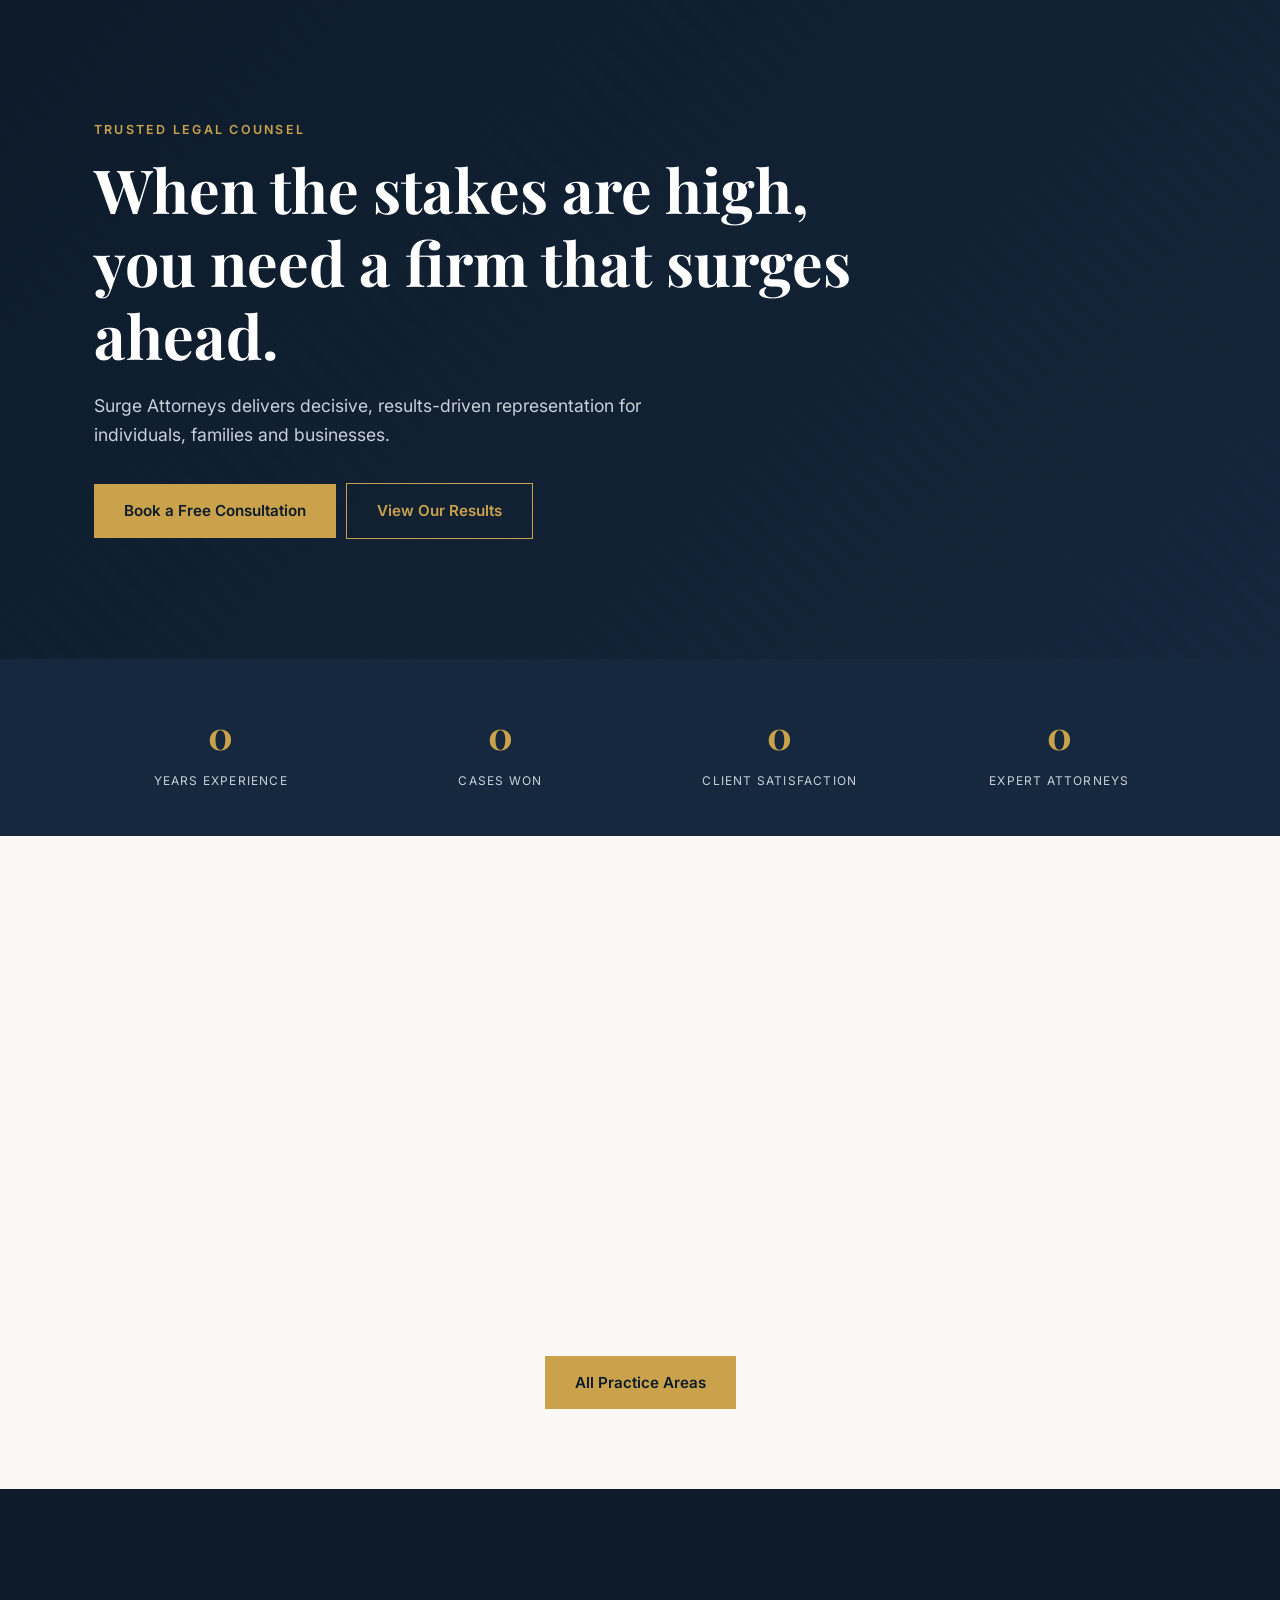
<file: index.html>
<!DOCTYPE html>
<html lang="en">
<head>
<meta charset="UTF-8">
<meta name="viewport" content="width=device-width,initial-scale=1">
<title>Home | Surge Attorneys</title>
<meta name="description" content="Aggressive, strategic legal representation in personal injury, corporate, family and criminal law.">
<link rel="preconnect" href="https://fonts.googleapis.com">
<link href="https://fonts.googleapis.com/css2?family=Inter:wght@400;600&family=Playfair+Display:wght@600;700&display=swap" rel="stylesheet">
<link rel="stylesheet" href="style.css">
</head>
<body>
<div id="site-header"></div>
<section class="hero"><div class="wrap">
<span class="eyebrow">Trusted Legal Counsel</span>
<h1>When the stakes are high, you need a firm that surges ahead.</h1>
<p>Surge Attorneys delivers decisive, results-driven representation for individuals, families and businesses.</p>
<a class="btn" href="contact.html">Book a Free Consultation</a><a class="btn ghost" href="results.html">View Our Results</a>
</div></section>
<div class="stats"><div class="wrap grid g4">
<div class="stat"><b data-count="25" data-suffix="+">0</b><small>Years Experience</small></div>
<div class="stat"><b data-count="1200" data-suffix="+">0</b><small>Cases Won</small></div>
<div class="stat"><b data-count="98" data-suffix="%">0</b><small>Client Satisfaction</small></div>
<div class="stat"><b data-count="15" data-suffix="+">0</b><small>Expert Attorneys</small></div>
</div></div>
<section><div class="wrap">
<div class="center reveal"><span class="eyebrow">Practice Areas</span><h2 class="title">How We Can Help</h2><p class="lead">Focused expertise across the areas that matter most to you.</p></div>
<div class="grid g4" style="margin-top:44px">
<div class="card reveal"><span class="ic">⚖️</span><h3>Personal Injury</h3><p>Maximum compensation for accident and injury victims.</p></div>
<div class="card reveal"><span class="ic">🏢</span><h3>Corporate Law</h3><p>Contracts, compliance and disputes for growing businesses.</p></div>
<div class="card reveal"><span class="ic">👨‍👩‍👧</span><h3>Family Law</h3><p>Compassionate guidance through divorce, custody and more.</p></div>
<div class="card reveal"><span class="ic">🛡️</span><h3>Criminal Defense</h3><p>Aggressive defense that protects your rights and freedom.</p></div>
</div>
<p class="center" style="margin-top:34px"><a class="btn" href="practice-areas.html">All Practice Areas</a></p>
</div></section>
<section class="dark"><div class="wrap grid g2" style="align-items:center">
<div class="reveal"><span class="eyebrow">Why Surge</span><h2 class="title">Relentless. Strategic. Accountable.</h2>
<p class="lead">We prepare every case as if it is going to trial, which gives our clients leverage at the negotiating table and confidence in the courtroom.</p></div>
<div class="grid reveal"><div class="card" style="background:var(--navy2);border-color:#ffffff1a"><h3 style="color:var(--gold)">No Win, No Fee</h3><p style="color:#c8d0db">On eligible injury cases you pay nothing unless we recover for you.</p></div>
</file>
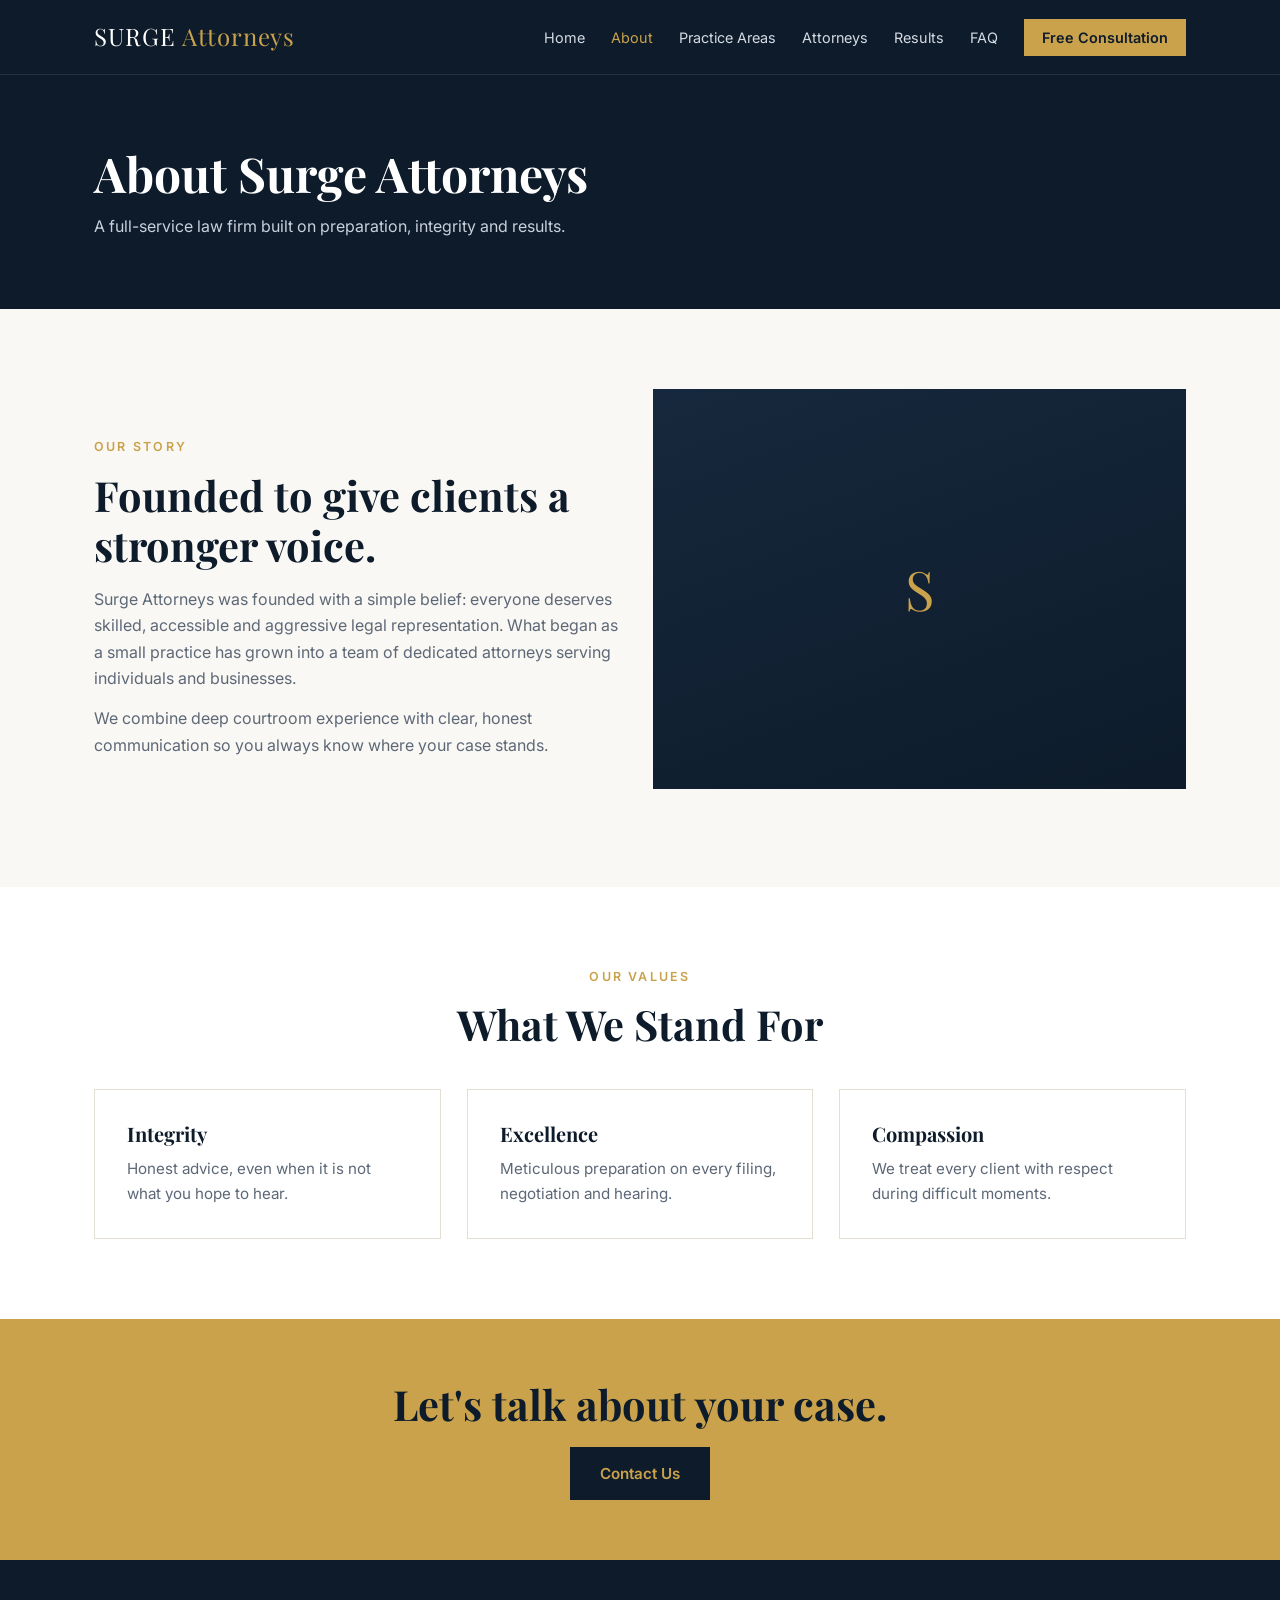
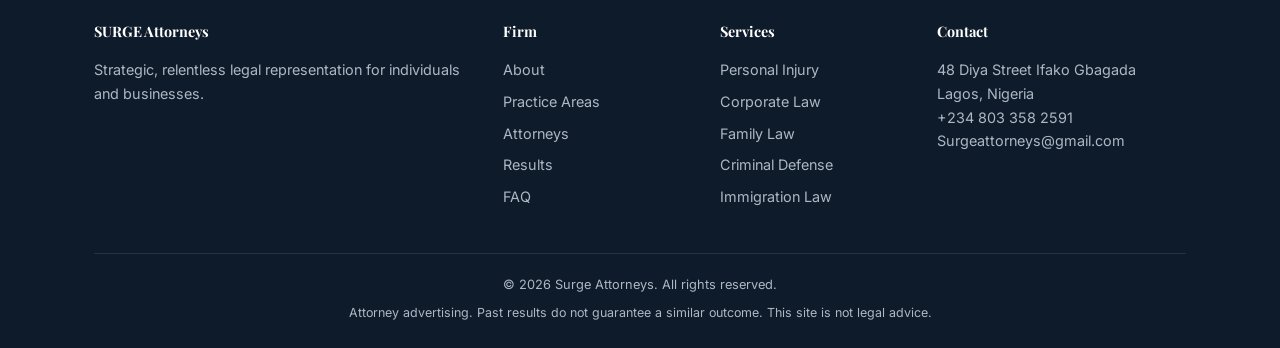
<file: about.html>
<!DOCTYPE html>
<html lang="en">
<head>
<meta charset="UTF-8">
<meta name="viewport" content="width=device-width,initial-scale=1">
<title>About Us | Surge Attorneys</title>
<meta name="description" content="Learn about Surge Attorneys, our history, mission and values.">
<link rel="preconnect" href="https://fonts.googleapis.com">
<link href="https://fonts.googleapis.com/css2?family=Inter:wght@400;600&family=Playfair+Display:wght@600;700&display=swap" rel="stylesheet">
<link rel="stylesheet" href="style.css">
</head>
<body>
<div id="site-header"></div>
<div class="page-hero"><div class="wrap"><h1>About Surge Attorneys</h1><p>A full-service law firm built on preparation, integrity and results.</p></div></div>
<section><div class="wrap grid g2" style="align-items:center">
<div class="reveal"><span class="eyebrow">Our Story</span><h2 class="title">Founded to give clients a stronger voice.</h2>
<p style="color:var(--mute);margin-bottom:14px">Surge Attorneys was founded with a simple belief: everyone deserves skilled, accessible and aggressive legal representation. What began as a small practice has grown into a team of dedicated attorneys serving individuals and businesses.</p>
<p style="color:var(--mute)">We combine deep courtroom experience with clear, honest communication so you always know where your case stands.</p></div>
<div class="avatar reveal" style="aspect-ratio:4/3">S</div>
</div></section>
<section style="background:var(--white)"><div class="wrap">
<div class="center reveal"><span class="eyebrow">Our Values</span><h2 class="title">What We Stand For</h2></div>
<div class="grid g3" style="margin-top:40px">
<div class="card reveal"><h3>Integrity</h3><p>Honest advice, even when it is not what you hope to hear.</p></div>
<div class="card reveal"><h3>Excellence</h3><p>Meticulous preparation on every filing, negotiation and hearing.</p></div>
<div class="card reveal"><h3>Compassion</h3><p>We treat every client with respect during difficult moments.</p></div>
</div></div></section>
<div class="cta-band"><div class="wrap"><h2 class="title">Let's talk about your case.</h2><a class="btn" href="{% url 'contact' %}">Contact Us</a></div></div>

<div id="site-footer"></div>
<script src="script.js"></script>
</body>
</html>
</file>
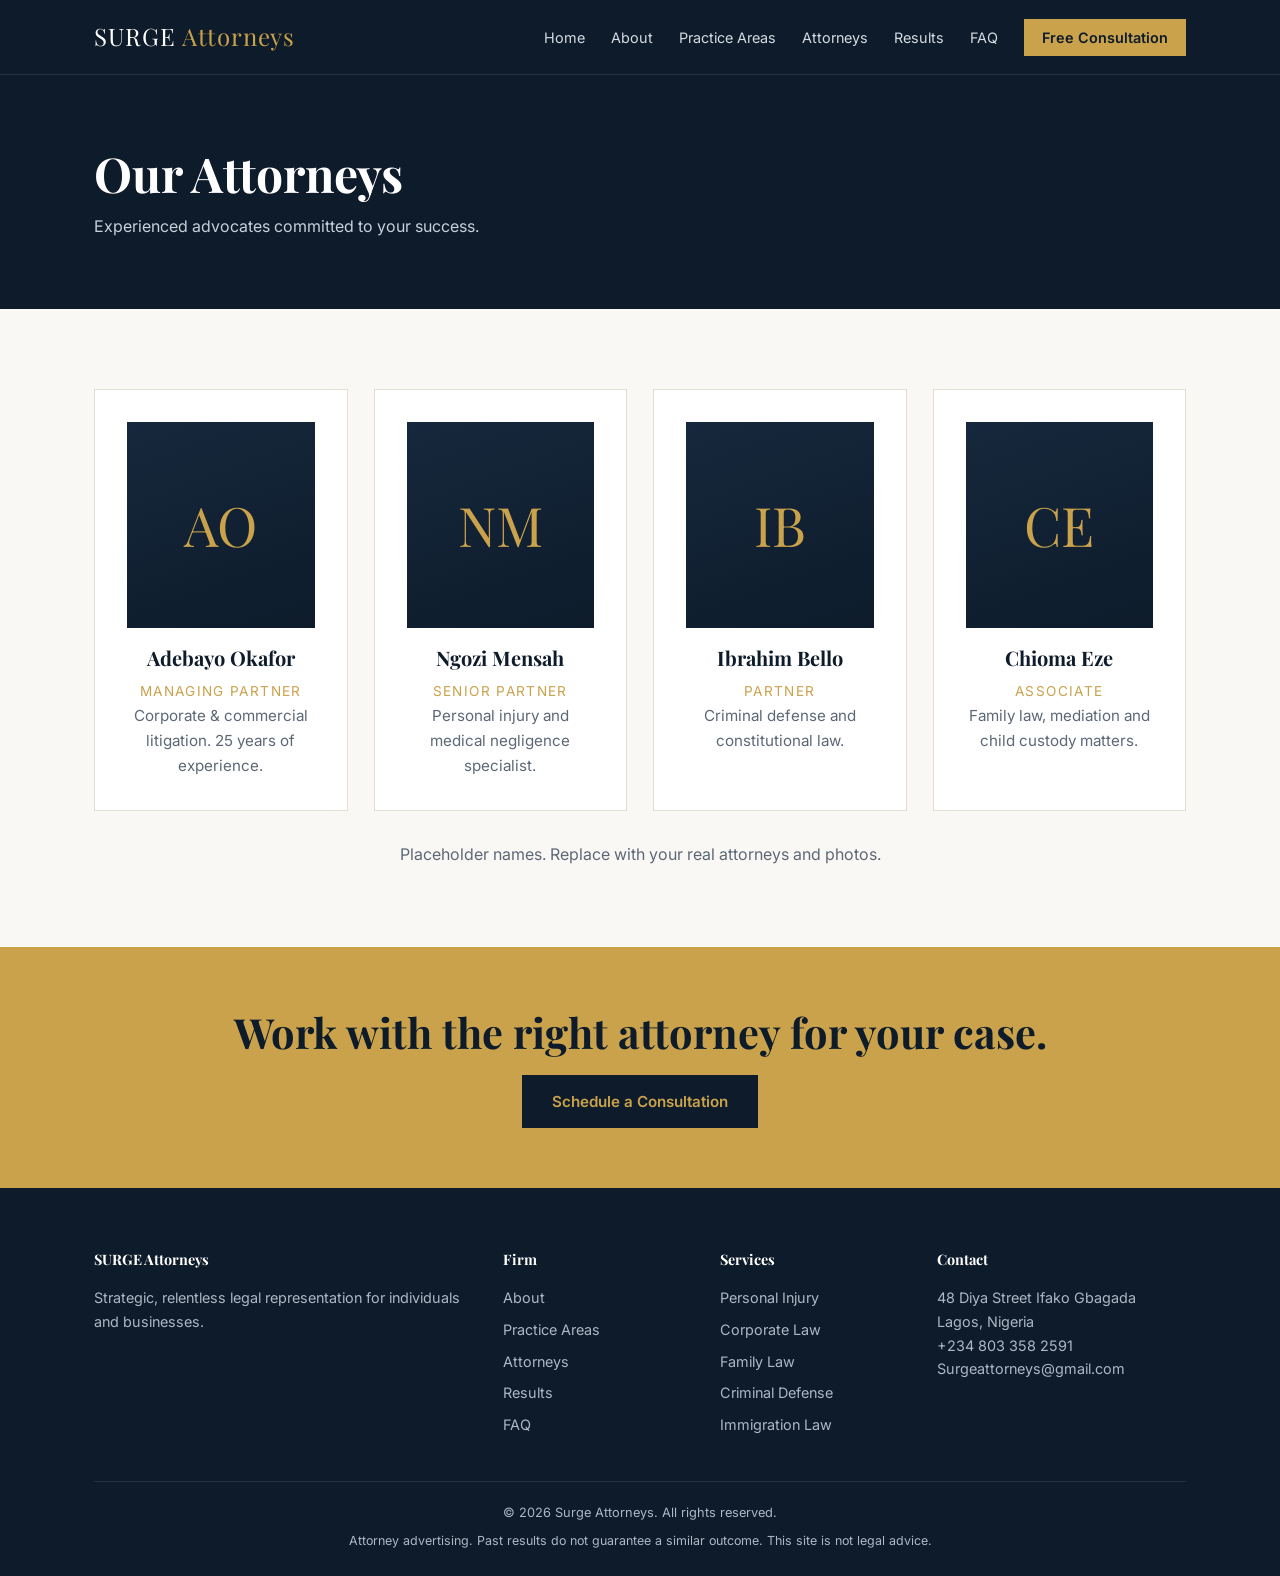
<file: Attorneys.html>
<!DOCTYPE html>
<html lang="en">
<head>
<meta charset="UTF-8">
<meta name="viewport" content="width=device-width,initial-scale=1">
<title>Our Attorneys | Surge Attorneys</title>
<meta name="description" content="Meet the experienced attorneys of Surge Attorneys.">
<link rel="preconnect" href="https://fonts.googleapis.com">
<link href="https://fonts.googleapis.com/css2?family=Inter:wght@400;600&family=Playfair+Display:wght@600;700&display=swap" rel="stylesheet">
<link rel="stylesheet" href="style.css">
</head>
<body>
<div id="site-header"></div>
<div class="page-hero"><div class="wrap"><h1>Our Attorneys</h1><p>Experienced advocates committed to your success.</p></div></div>
<section><div class="wrap grid g4">
<div class="card person reveal"><div class="avatar">AO</div><h3>Adebayo Okafor</h3><div class="role">Managing Partner</div><p>Corporate &amp; commercial litigation. 25 years of experience.</p></div>
<div class="card person reveal"><div class="avatar">NM</div><h3>Ngozi Mensah</h3><div class="role">Senior Partner</div><p>Personal injury and medical negligence specialist.</p></div>
<div class="card person reveal"><div class="avatar">IB</div><h3>Ibrahim Bello</h3><div class="role">Partner</div><p>Criminal defense and constitutional law.</p></div>
<div class="card person reveal"><div class="avatar">CE</div><h3>Chioma Eze</h3><div class="role">Associate</div><p>Family law, mediation and child custody matters.</p></div>
</div>
<p class="center" style="margin-top:30px;color:var(--mute)">Placeholder names. Replace with your real attorneys and photos.</p></section>
<div class="cta-band"><div class="wrap"><h2 class="title">Work with the right attorney for your case.</h2><a class="btn" href="{% url 'contact' %}">Schedule a Consultation</a></div></div>

<div id="site-footer"></div>
<script src="script.js"></script>
</body>
</html>
</file>
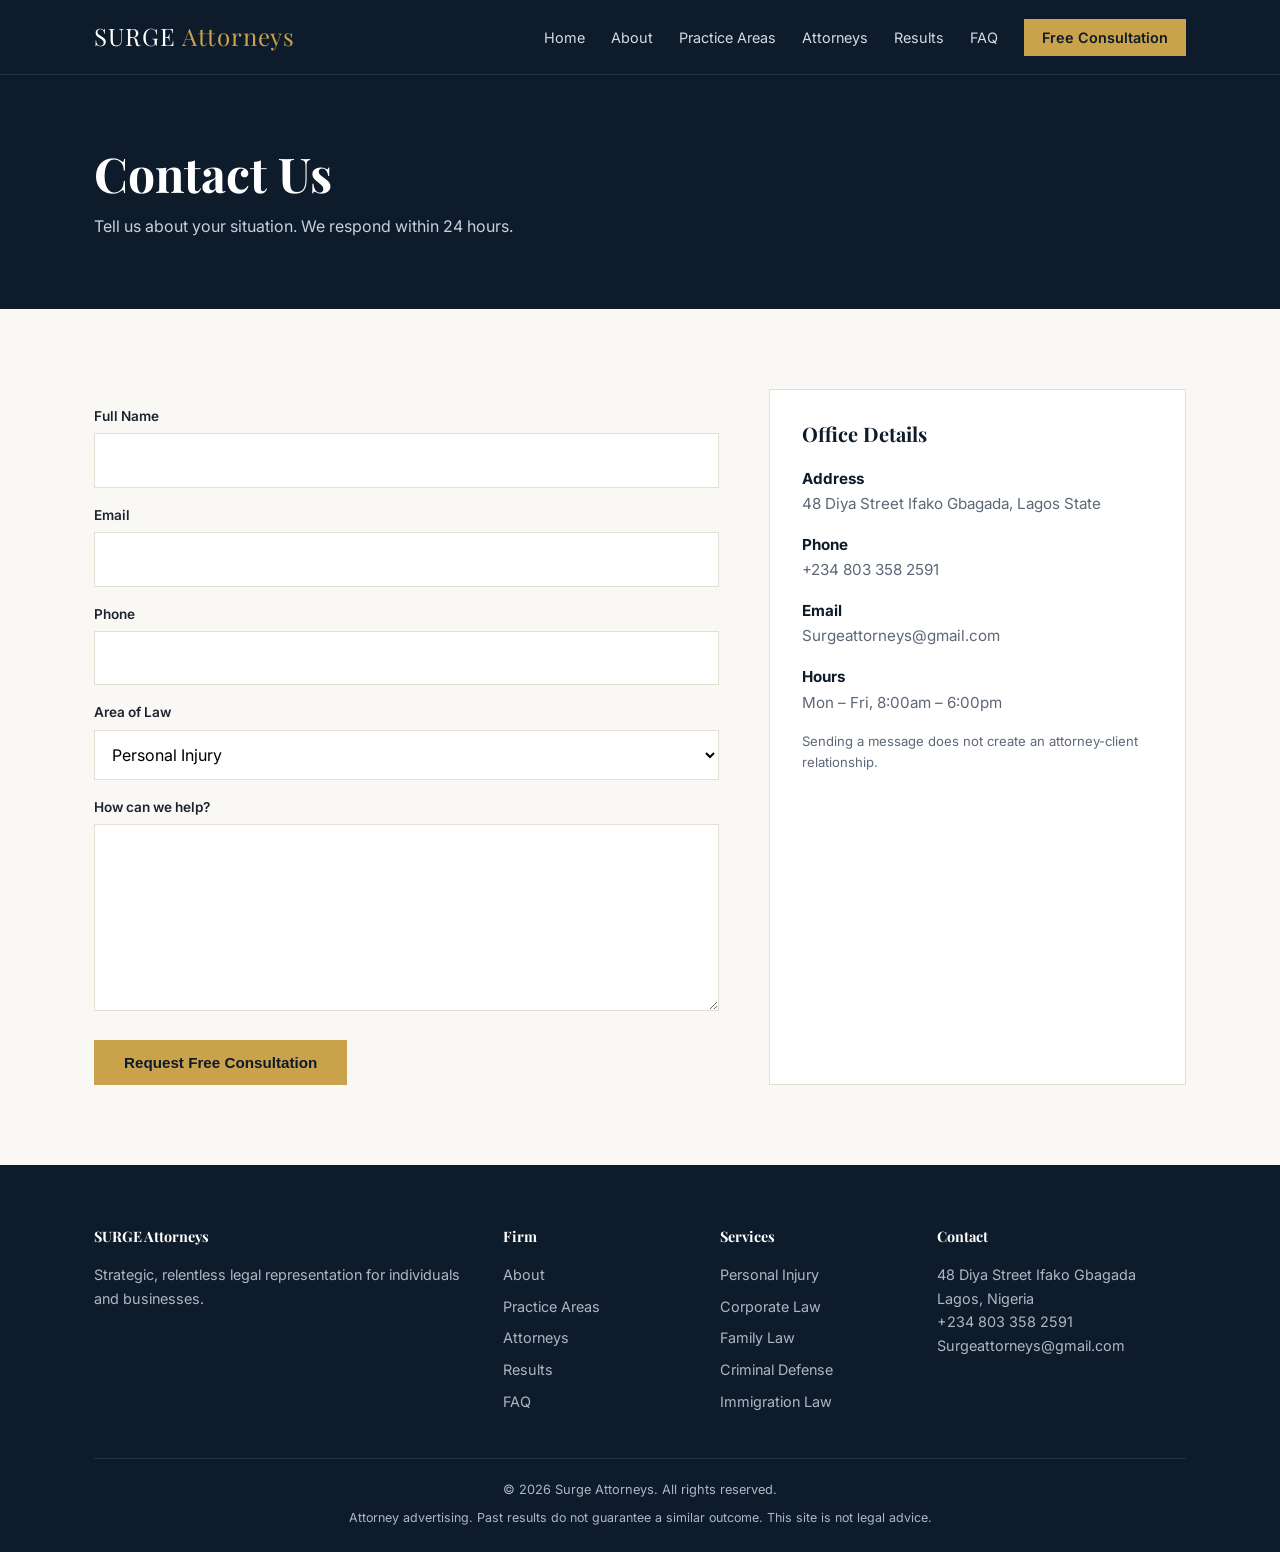
<file: contact.html>
<!DOCTYPE html>
<html lang="en">
<head>
<meta charset="UTF-8">
<meta name="viewport" content="width=device-width,initial-scale=1">
<title>Contact | Surge Attorneys</title>
<meta name="description" content="Contact Surge Attorneys for a free, confidential case review.">
<link rel="preconnect" href="https://fonts.googleapis.com">
<link href="https://fonts.googleapis.com/css2?family=Inter:wght@400;600&family=Playfair+Display:wght@600;700&display=swap" rel="stylesheet">
<link rel="stylesheet" href="style.css">
</head>
<body>
<div id="site-header"></div>
<div class="page-hero"><div class="wrap"><h1>Contact Us</h1><p>Tell us about your situation. We respond within 24 hours.</p></div></div>
<section><div class="wrap split">
<form id="contact-form" novalidate>
<label for="name">Full Name</label><input id="name" name="name" type="text">
<label for="email">Email</label><input id="email" name="email" type="email">
<label for="phone">Phone</label><input id="phone" name="phone" type="tel">
<label for="area">Area of Law</label><select id="area" name="area"><option>Personal Injury</option><option>Corporate Law</option><option>Family Law</option><option>Criminal Defense</option><option>Real Estate</option><option>Employment Law</option><option>Immigration (Study Visa)</option><option>Immigration (Relocation)</option><option>Other</option></select>
<label for="message">How can we help?</label><textarea id="message" name="message" rows="6"></textarea>
<button class="btn" type="submit">Request Free Consultation</button>
<div id="form-msg" class="msg"></div>
</form>
<div class="info card">
<h3 style="margin-bottom:20px">Office Details</h3>
<p><b>Address</b>48 Diya Street Ifako Gbagada, Lagos State</p>
<p><b>Phone</b>+234 803 358 2591</p>
<p><b>Email</b>Surgeattorneys@gmail.com</p>
<p><b>Hours</b>Mon – Fri, 8:00am – 6:00pm</p>
<p style="font-size:.82rem">Sending a message does not create an attorney-client relationship.</p>
</div></div></section>

<div id="site-footer"></div>
<script src="script.js"></script>
</body>
</html>
</file>
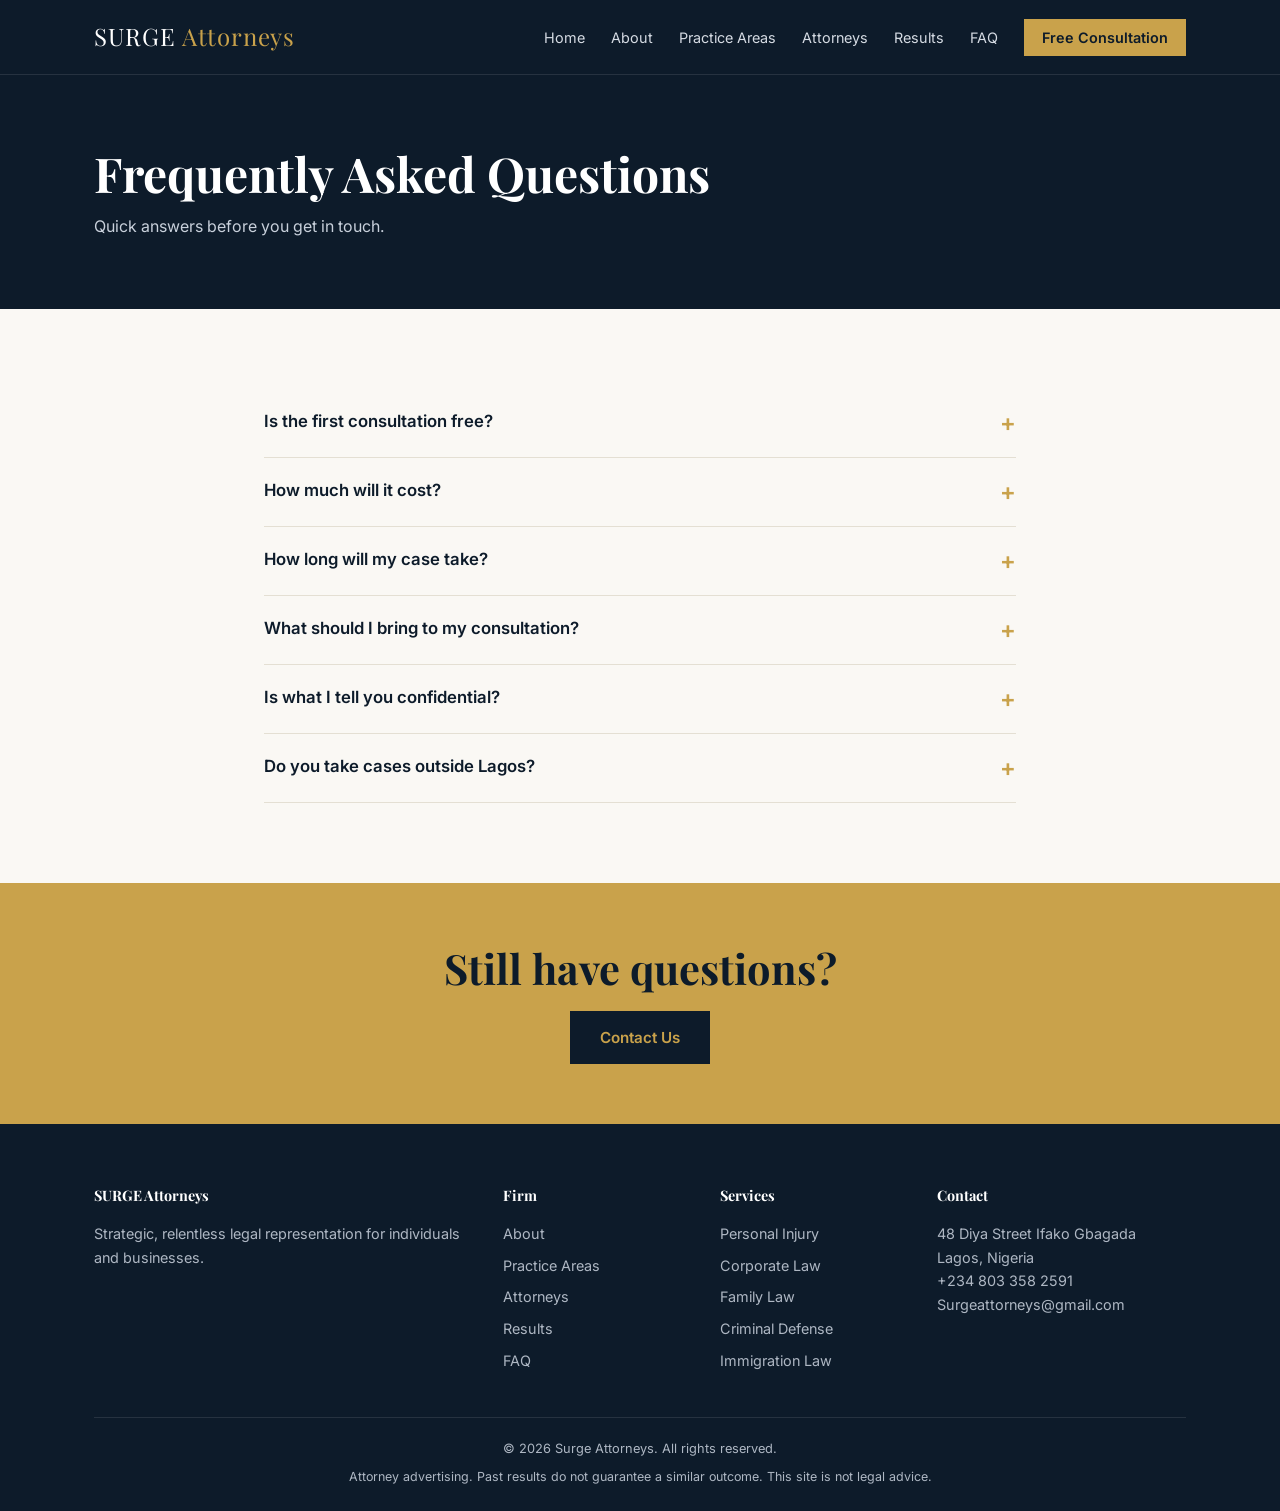
<file: Faq.html>
<!DOCTYPE html>
<html lang="en">
<head>
<meta charset="UTF-8">
<meta name="viewport" content="width=device-width,initial-scale=1">
<title>FAQ | Surge Attorneys</title>
<meta name="description" content="Answers to common questions about working with Surge Attorneys.">
<link rel="preconnect" href="https://fonts.googleapis.com">
<link href="https://fonts.googleapis.com/css2?family=Inter:wght@400;600&family=Playfair+Display:wght@600;700&display=swap" rel="stylesheet">
<link rel="stylesheet" href="style.css">
</head>
<body>
<div id="site-header"></div>
<div class="page-hero"><div class="wrap"><h1>Frequently Asked Questions</h1><p>Quick answers before you get in touch.</p></div></div>
<section><div class="wrap faq">
<div class="q"><button>Is the first consultation free?</button><div class="a">Yes. Your first case review is free and confidential.</div></div>
<div class="q"><button>How much will it cost?</button><div class="a">Fees depend on the case. Personal injury cases are handled on a contingency basis, so you pay only if we recover. We explain all costs upfront.</div></div>
<div class="q"><button>How long will my case take?</button><div class="a">Timelines vary. Simple matters can resolve in weeks, while litigation may take months or longer. We give you a realistic estimate early on.</div></div>
<div class="q"><button>What should I bring to my consultation?</button><div class="a">Any relevant documents: contracts, correspondence, police or medical reports, and a short timeline of events.</div></div>
<div class="q"><button>Is what I tell you confidential?</button><div class="a">Yes. Attorney-client privilege protects your communications with us.</div></div>
<div class="q"><button>Do you take cases outside Lagos?</button><div class="a">Yes, we represent clients across Nigeria and can meet virtually.</div></div>
</div></section>
<div class="cta-band"><div class="wrap"><h2 class="title">Still have questions?</h2><a class="btn" href="{% url 'contact' %}">Contact Us</a></div></div>

<div id="site-footer"></div>
<script src="script.js"></script>
</body>
</html>
</file>
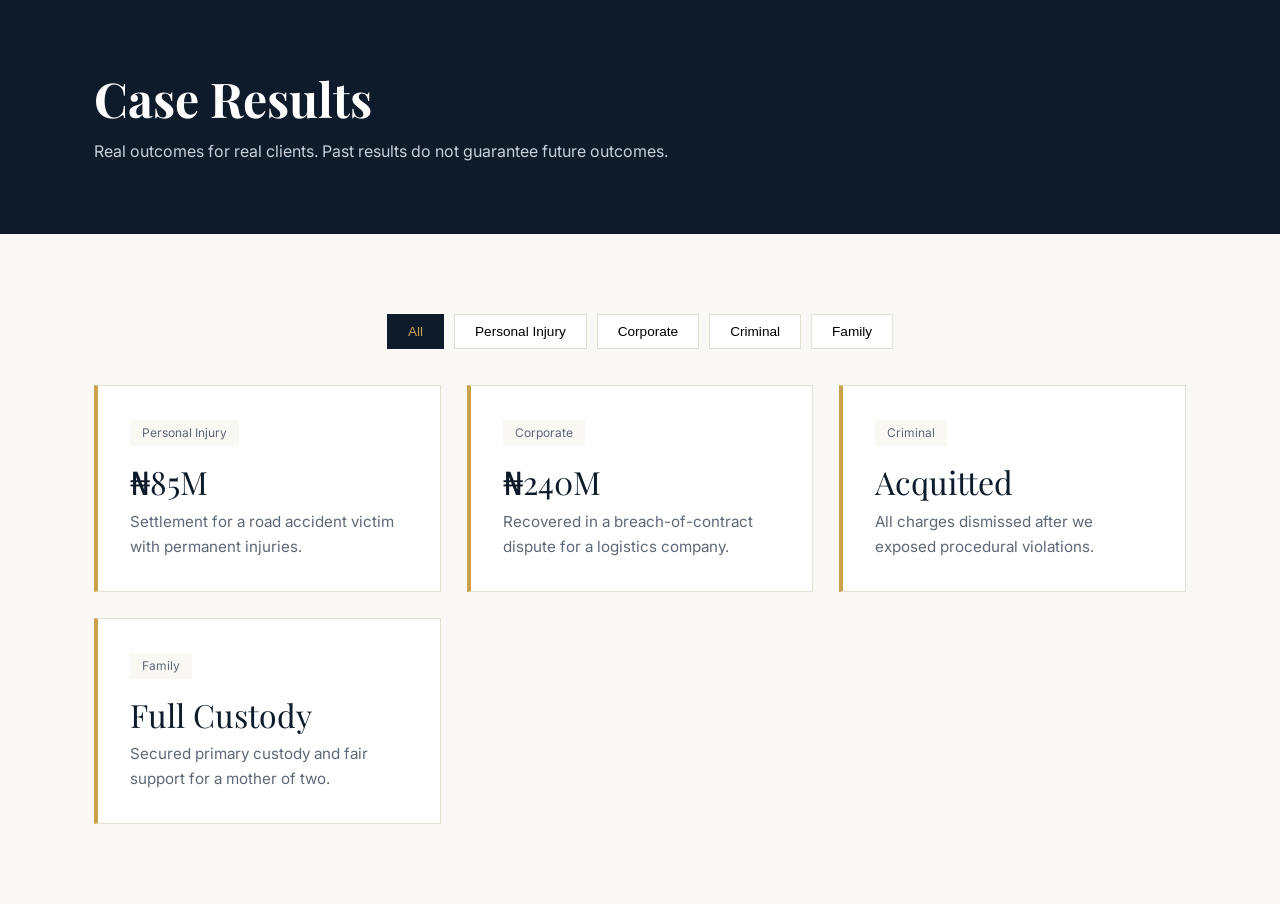
<file: Results.html>
<!DOCTYPE html>
<html lang="en">
<head>
<meta charset="UTF-8">
<meta name="viewport" content="width=device-width,initial-scale=1">
<title>Case Results | Surge Attorneys</title>
<meta name="description" content="Selected case results and client outcomes from Surge Attorneys.">
<link rel="preconnect" href="https://fonts.googleapis.com">
<link href="https://fonts.googleapis.com/css2?family=Inter:wght@400;600&family=Playfair+Display:wght@600;700&display=swap" rel="stylesheet">
<link rel="stylesheet" href="style.css">
</head>
<body>
<div id="site-header"></div>
<div class="page-hero"><div class="wrap"><h1>Case Results</h1><p>Real outcomes for real clients. Past results do not guarantee future outcomes.</p></div></div>
<section><div class="wrap">
<div class="filters"><button class="on" data-f="all">All</button><button data-f="injury">Personal Injury</button><button data-f="corporate">Corporate</button><button data-f="criminal">Criminal</button><button data-f="family">Family</button></div>
<div class="grid g3">
<div class="card result" data-cat="injury"><span class="tag">Personal Injury</span><div class="amt">₦85M</div><p>Settlement for a road accident victim with permanent injuries.</p></div>
<div class="card result" data-cat="corporate"><span class="tag">Corporate</span><div class="amt">₦240M</div><p>Recovered in a breach-of-contract dispute for a logistics company.</p></div>
<div class="card result" data-cat="criminal"><span class="tag">Criminal</span><div class="amt">Acquitted</div><p>All charges dismissed after we exposed procedural violations.</p></div>
<div class="card result" data-cat="family"><span class="tag">Family</span><div class="amt">Full Custody</div><p>Secured primary custody and fair support for a mother of two.</p></div>
<div class="
</file>
<file: style.css>
:root{--navy:#0d1b2a;--navy2:#16283d;--gold:#c9a24b;--ink:#1c2430;--mute:#5d6877;--bg:#faf8f4;--line:#e4dfd3;--white:#fff}
*{box-sizing:border-box;margin:0;padding:0}
html{scroll-behavior:smooth}
body{font-family:'Inter',system-ui,sans-serif;color:var(--ink);background:var(--bg);line-height:1.65}
h1,h2,h3{font-family:'Playfair Display',Georgia,serif;line-height:1.2;color:var(--navy)}
a{color:inherit;text-decoration:none}
img{max-width:100%}
.wrap{max-width:1140px;margin:0 auto;padding:0 24px}
section{padding:80px 0}
.eyebrow{color:var(--gold);letter-spacing:.18em;text-transform:uppercase;font-size:.78rem;font-weight:600;margin-bottom:12px;display:block}
.title{font-size:clamp(1.8rem,4vw,2.6rem);margin-bottom:16px}
.lead{color:var(--mute);max-width:640px}
.center{text-align:center}.center .lead{margin:0 auto}
.btn{display:inline-block;padding:14px 30px;background:var(--gold);color:var(--navy);font-weight:600;border:0;cursor:pointer;font-size:.95rem;transition:.25s}
.btn:hover{background:var(--navy);color:var(--gold)}
.btn.ghost{background:transparent;border:1px solid var(--gold);color:var(--gold);margin-left:10px}
.btn.ghost:hover{background:var(--gold);color:var(--navy)}
/* header */
header{position:sticky;top:0;z-index:50;background:var(--navy);border-bottom:1px solid #ffffff1a}
.nav{display:flex;align-items:center;justify-content:space-between;height:74px}
.logo{font-family:'Playfair Display',serif;font-size:1.5rem;color:var(--white);letter-spacing:.04em}
.logo span{color:var(--gold)}
.menu{display:flex;gap:26px;align-items:center;list-style:none}
.menu a{color:#d5dbe3;font-size:.9rem;transition:.2s}
.menu a:hover,.menu a.active{color:var(--gold)}
.menu .cta{background:var(--gold);color:var(--navy);padding:10px 18px;font-weight:600}
.menu .cta:hover{color:var(--navy);background:#dcb85e}
.burger{display:none;background:none;border:0;color:var(--white);font-size:1.8rem;cursor:pointer}
/* hero */
.hero{background:linear-gradient(135deg,rgba(13,27,42,.95),rgba(22,40,61,.88)),repeating-linear-gradient(45deg,#0d1b2a 0 12px,#10213a 12px 24px);color:var(--white);padding:120px 0}
.hero h1{color:var(--white);font-size:clamp(2.2rem,5.5vw,3.8rem);max-width:760px;margin-bottom:20px}
.hero p{color:#c8d0db;max-width:560px;margin-bottom:34px;font-size:1.1rem}
.page-hero{background:var(--navy);padding:70px 0;color:var(--white)}
.page-hero h1{color:var(--white);font-size:clamp(2rem,4.5vw,3rem)}
.page-hero p{color:#c8d0db;margin-top:10px;max-width:600px}
/* stats */
.stats{background:var(--navy2);padding:44px 0}
.stats .grid{text-align:center}
.stat b{display:block;font-family:'Playfair Display',serif;font-size:2.4rem;color:var(--gold)}
.stat small{color:#c8d0db;text-transform:uppercase;letter-spacing:.1em;font-size:.75rem}
/* grids/cards */
.grid{display:grid;gap:26px}
.g2{grid-template-columns:repeat(2,1fr)}.g3{grid-template-columns:repeat(3,1fr)}.g4{grid-template-columns:repeat(4,1fr)}
.card{background:var(--white);border:1px solid var(--line);padding:32px;transition:.3s}
.card:hover{transform:translateY(-6px);box-shadow:0 18px 40px #0d1b2a1a;border-color:var(--gold)}
.card .ic{font-size:1.8rem;margin-bottom:14px;display:block}
.card h3{font-size:1.25rem;margin-bottom:10px}
.card p{color:var(--mute);font-size:.95rem}
.dark{background:var(--navy);color:var(--white)}
.dark .title{color:var(--white)}.dark .lead{color:#c8d0db}
.cta-band{background:var(--gold);text-align:center;padding:60px 0}
.cta-band h2{margin-bottom:18px}
.cta-band .btn{background:var(--navy);color:var(--gold)}
/* attorneys */
.person{text-align:center}
.avatar{width:100%;aspect-ratio:1/1.1;background:linear-gradient(160deg,var(--navy2),var(--navy));display:grid;place-items:center;font-family:'Playfair Display',serif;font-size:3.4rem;color:var(--gold);margin-bottom:18px}
.person .role{color:var(--gold);font-size:.85rem;text-transform:uppercase;letter-spacing:.1em}
/* results */
.result{border-left:4px solid var(--gold)}
.result .amt{font-family:'Playfair Display',serif;font-size:2rem;color:var(--navy)}
.tag{display:inline-block;background:var(--bg);padding:3px 12px;font-size:.75rem;margin-bottom:10px;color:var(--mute)}
.filters{display:flex;gap:10px;flex-wrap:wrap;justify-content:center;margin-bottom:36px}
.filters button{padding:9px 20px;border:1px solid var(--line);background:var(--white);cursor:pointer;font-size:.85rem;transition:.2s}
.filters button.on,.filters button:hover{background:var(--navy);color:var(--gold);border-color:var(--navy)}
/* faq */
.faq{max-width:800px;margin:0 auto}
.q{border-bottom:1px solid var(--line)}
.q button{width:100%;text-align:left;background:none;border:0;padding:22px 0;font-size:1.05rem;font-weight:600;cursor:pointer;display:flex;justify-content:space-between;color:var(--navy);font-family:inherit}
.q button::after{content:'+';color:var(--gold);font-size:1.5rem;line-height:1}
.q.open button::after{content:'–'}
.q .a{max-height:0;overflow:hidden;transition:max-height .35s;color:var(--mute)}
.q.open .a{padding-bottom:22px}
/* contact */
.split{display:grid;grid-template-columns:1.2fr .8fr;gap:50px}
form label{display:block;font-size:.85rem;font-weight:600;margin:16px 0 6px}
form input,form select,form textarea{width:100%;padding:13px;border:1px solid var(--line);font:inherit;background:var(--white)}
form input:focus,form select:focus,form textarea:focus{outline:2px solid var(--gold);border-color:var(--gold)}
form .btn{margin-top:22px}
.msg{margin-top:16px;padding:14px;display:none;font-size:.95rem}
.msg.ok{display:block;background:#e7f4ea;color:#1d6b34}
.msg.err{display:block;background:#fbeaea;color:#a02222}
.info p{margin-bottom:16px;color:var(--mute)}.info b{color:var(--navy);display:block}
/* footer */
footer{background:var(--navy);color:#aeb7c3;padding:60px 0 24px;font-size:.9rem}
footer .grid{grid-template-columns:2fr 1fr 1fr 1.3fr;margin-bottom:36px}
footer h4{color:var(--white);margin-bottom:14px;font-family:'Playfair Display',serif}
footer li{list-style:none;margin-bottom:8px}footer a:hover{color:var(--gold)}
.copy{border-top:1px solid #ffffff1a;padding-top:20px;text-align:center;font-size:.8rem}
.disc{font-size:.78rem;margin-top:8px}
.reveal{opacity:0;transform:translateY(24px);transition:.7s}
.reveal.show{opacity:1;transform:none}
@media(max-width:900px){
.g3,.g4,.split,footer .grid{grid-template-columns:1fr 1fr}
.split{grid-template-columns:1fr}
.burger{display:block}
.menu{position:absolute;top:74px;left:0;right:0;background:var(--navy);flex-direction:column;padding:24px;gap:18px;display:none}
.menu.open{display:flex}
}
@media(max-width:600px){section{padding:56px 0}.g2,.g3,.g4,footer .grid{grid-template-columns:1fr}.btn.ghost{margin:12px 0 0}}
</file>
